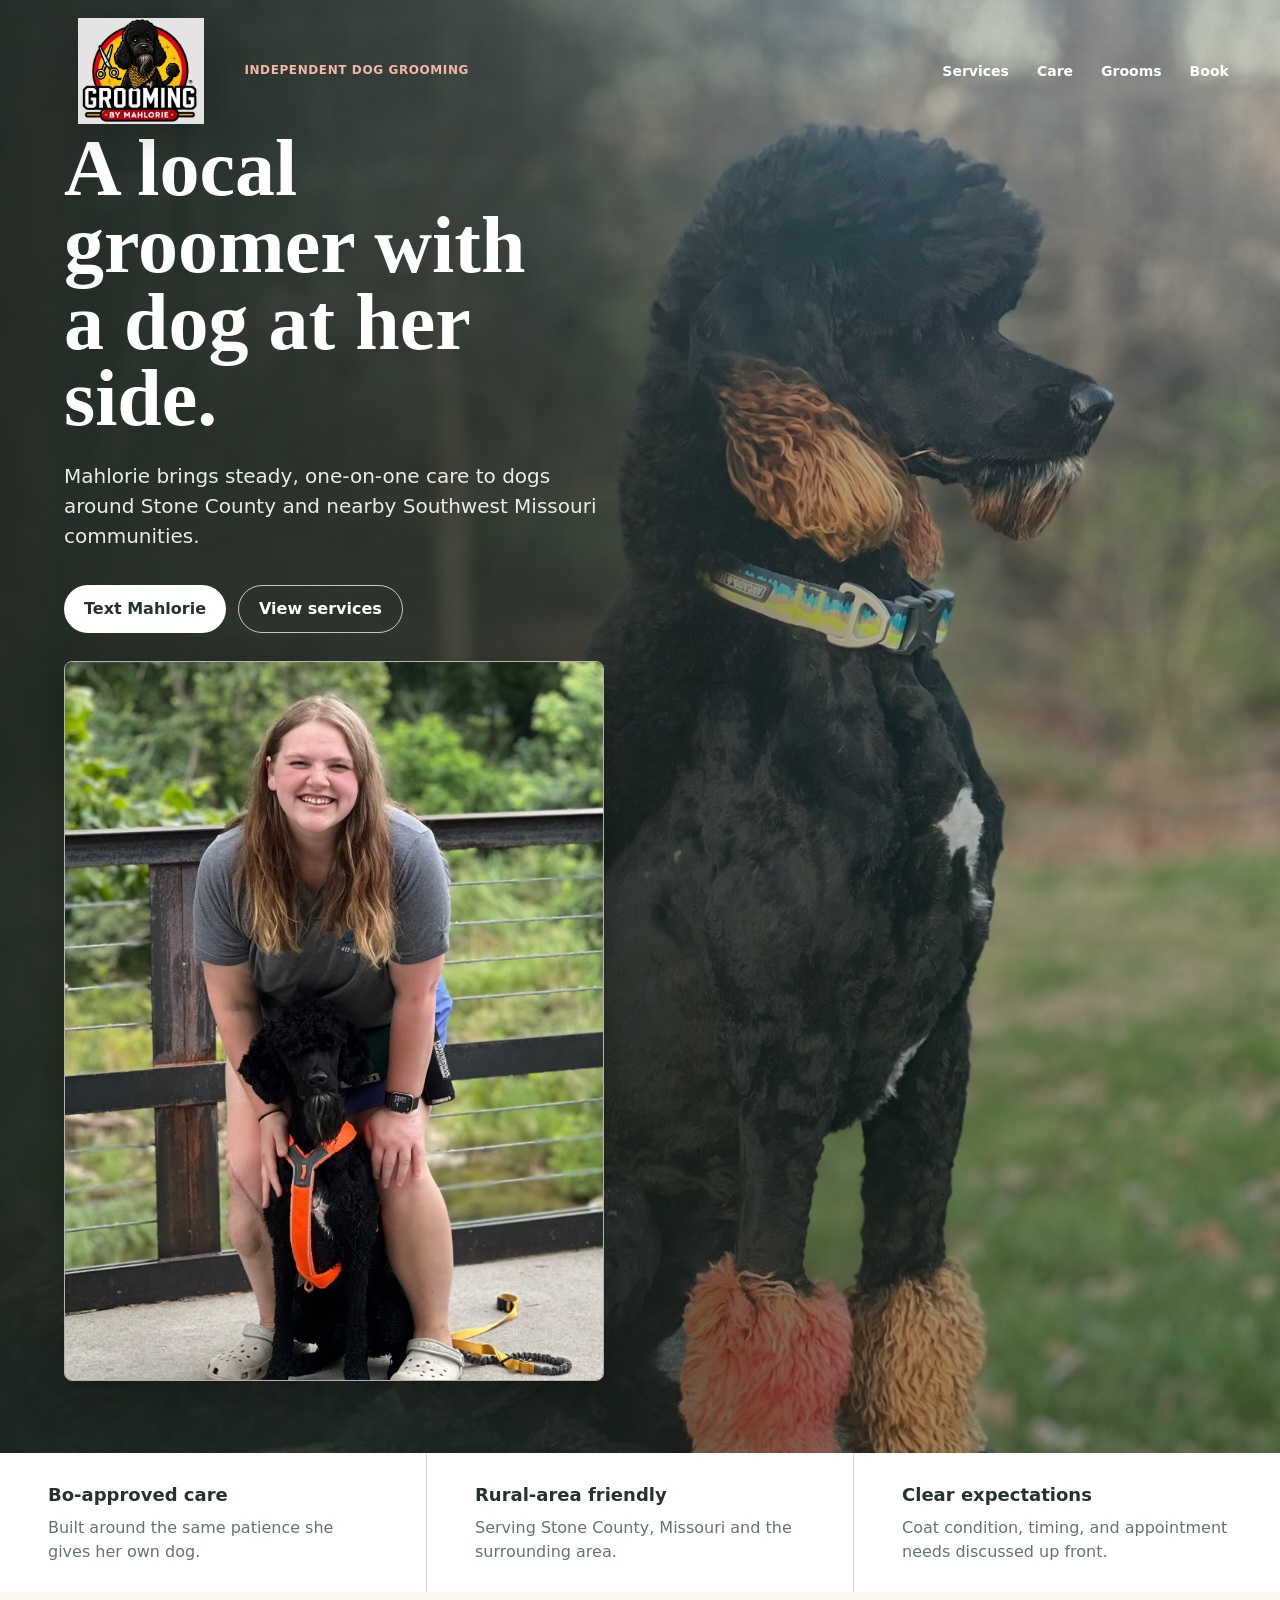
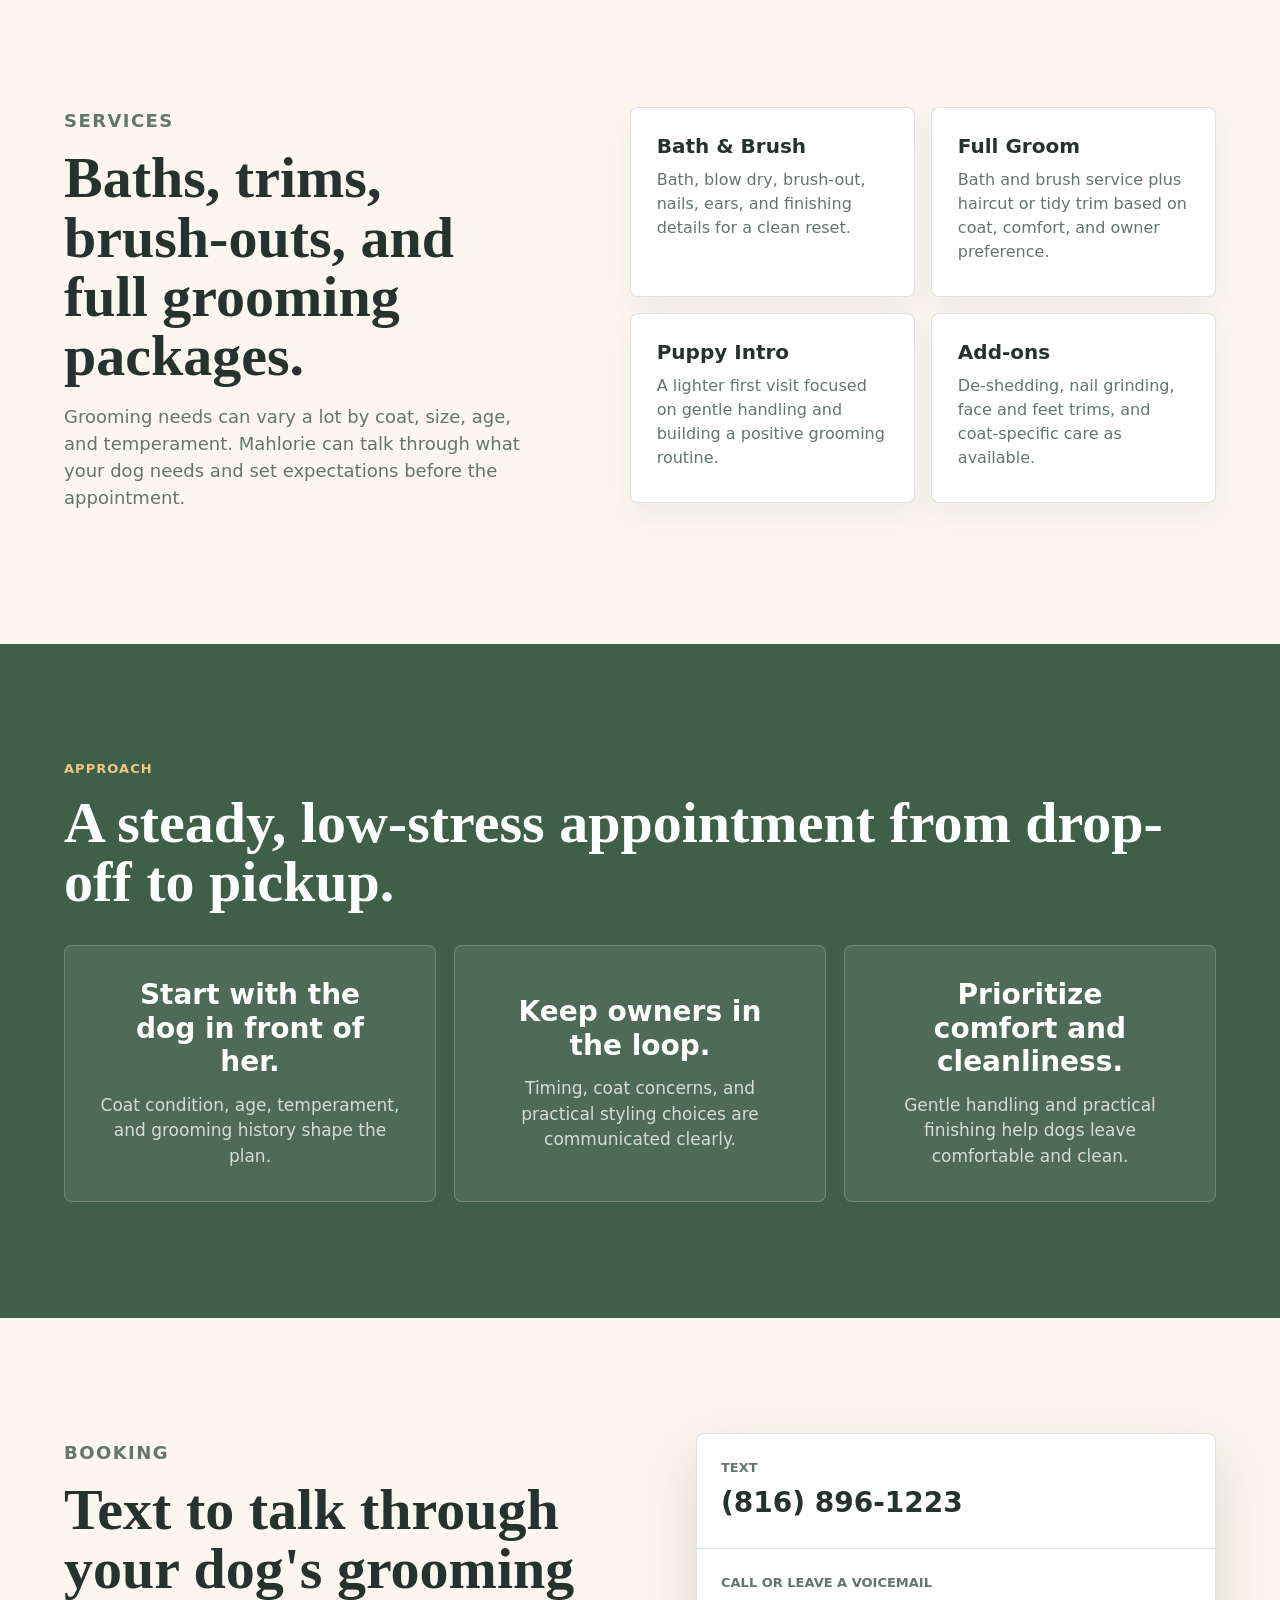
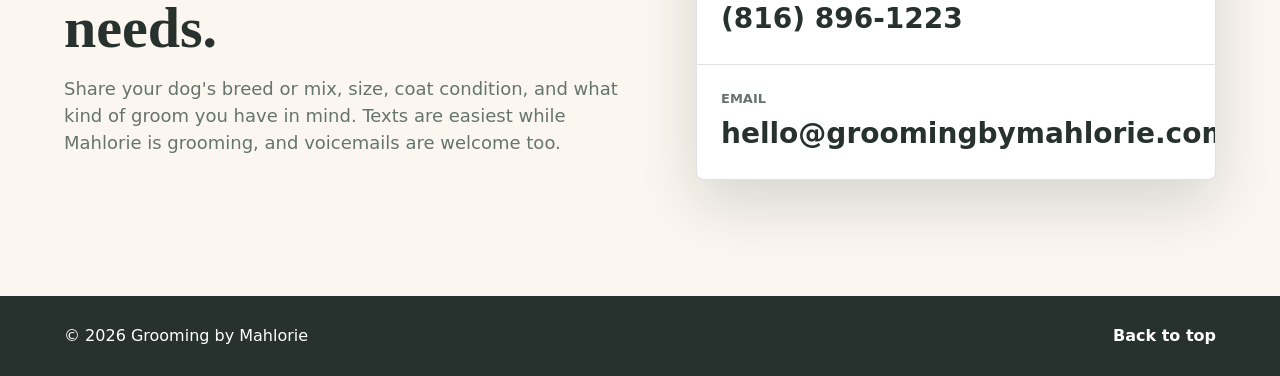
<file: index.html>
<!doctype html>
<html lang="en">
  <head>
    <meta charset="utf-8">
    <meta name="viewport" content="width=device-width, initial-scale=1">
    <title>Grooming by Mahlorie | Independent Dog Grooming</title>
    <meta
      name="description"
      content="Grooming by Mahlorie offers calm, one-on-one dog grooming for Stone County, Missouri and the surrounding Southwest Missouri area."
    >
    <link rel="preload" href="assets/photos/hero/bo-hero.jpeg" as="image">
    <link rel="stylesheet" href="styles.css">
  </head>
  <body>
    <header class="site-header" aria-label="Primary navigation">
      <a class="brand" href="#top" aria-label="Grooming by Mahlorie home">
        <img class="brand-logo" src="assets/photos/logo/ChatGPT Image Jun 24, 2026, 10_56_22 AM.png" alt="Grooming by Mahlorie" width="160" height="128">
        <span class="brand-tagline">Independent dog grooming</span>
      </a>
      <nav class="nav-links" aria-label="Site sections">
        <a href="#services">Services</a>
        <a href="#care">Care</a>
        <a href="gallery.html">Grooms</a>
        <a href="#contact">Book</a>
      </nav>
    </header>

    <main id="top">
      <section class="hero" aria-labelledby="hero-title">
        <img class="hero-image bo-hero-image" src="assets/photos/hero/bo-hero.jpeg" alt="Bo, a black doodle with tan ears and a white beard, sitting outdoors">
        <img class="hero-focus-image" src="assets/photos/hero/mahlorie-bo-hero.jpeg" alt="" aria-hidden="true">
        <div class="hero-overlay" aria-hidden="true"></div>
        <div class="hero-content">
          <h1 id="hero-title">A local groomer with a dog at her side.</h1>
          <p class="hero-copy">
            Mahlorie brings steady, one-on-one care to dogs around Stone County and nearby Southwest Missouri communities.
          </p>
          <div class="hero-actions">
            <a class="button primary" href="sms:+18168961223">Text Mahlorie</a>
            <a class="button secondary" href="#services">View services</a>
          </div>
          <img class="hero-inline-image" src="assets/photos/hero/mahlorie-bo-hero.jpeg" alt="Mahlorie smiling with Bo outdoors">
        </div>
      </section>

      <section class="intro" aria-label="Business highlights">
        <div>
          <strong>Bo-approved care</strong>
          <span>Built around the same patience she gives her own dog.</span>
        </div>
        <div>
          <strong>Rural-area friendly</strong>
          <span>Serving Stone County, Missouri and the surrounding area.</span>
        </div>
        <div>
          <strong>Clear expectations</strong>
          <span>Coat condition, timing, and appointment needs discussed up front.</span>
        </div>
      </section>

      <section class="section split" id="services" aria-labelledby="services-title">
        <div class="section-copy">
          <p class="eyebrow">Services</p>
          <h2 id="services-title">Baths, trims, brush-outs, and full grooming packages.</h2>
          <p>
            Grooming needs can vary a lot by coat, size, age, and temperament. Mahlorie can talk through
            what your dog needs and set expectations before the appointment.
          </p>
        </div>
        <div class="service-list" aria-label="Service options">
          <article>
            <h3>Bath & Brush</h3>
            <p>Bath, blow dry, brush-out, nails, ears, and finishing details for a clean reset.</p>
          </article>
          <article>
            <h3>Full Groom</h3>
            <p>Bath and brush service plus haircut or tidy trim based on coat, comfort, and owner preference.</p>
          </article>
          <article>
            <h3>Puppy Intro</h3>
            <p>A lighter first visit focused on gentle handling and building a positive grooming routine.</p>
          </article>
          <article>
            <h3>Add-ons</h3>
            <p>De-shedding, nail grinding, face and feet trims, and coat-specific care as available.</p>
          </article>
        </div>
      </section>

      <section class="section care-band" id="care" aria-labelledby="care-title">
        <div>
          <p class="eyebrow">Approach</p>
          <h2 id="care-title">A steady, low-stress appointment from drop-off to pickup.</h2>
        </div>
        <div class="care-grid">
          <article>
            <h3>Start with the dog in front of her.</h3>
            <p>Coat condition, age, temperament, and grooming history shape the plan.</p>
          </article>
          <article>
            <h3>Keep owners in the loop.</h3>
            <p>Timing, coat concerns, and practical styling choices are communicated clearly.</p>
          </article>
          <article>
            <h3>Prioritize comfort and cleanliness.</h3>
            <p>Gentle handling and practical finishing help dogs leave comfortable and clean.</p>
          </article>
        </div>
      </section>

      <section class="section contact-section" id="contact" aria-labelledby="contact-title">
        <div class="contact-copy">
          <p class="eyebrow">Booking</p>
          <h2 id="contact-title">Text to talk through your dog's grooming needs.</h2>
          <p>
            Share your dog's breed or mix, size, coat condition, and what kind of groom you have in mind.
            Texts are easiest while Mahlorie is grooming, and voicemails are welcome too.
          </p>
        </div>
        <div class="contact-panel">
          <a class="contact-link" href="sms:+18168961223">
            <span>Text</span>
            <strong>(816) 896-1223</strong>
          </a>
          <a class="contact-link" href="tel:+18168961223">
            <span>Call or leave a voicemail</span>
            <strong>(816) 896-1223</strong>
          </a>
          <a class="contact-link" href="mailto:hello@groomingbymahlorie.com">
            <span>Email</span>
            <strong>hello@groomingbymahlorie.com</strong>
          </a>
        </div>
      </section>
    </main>

    <footer class="site-footer">
      <span>&copy; <span id="year"></span> Grooming by Mahlorie</span>
      <a href="#top">Back to top</a>
    </footer>

    <script src="script.js"></script>
  </body>
</html>
</file>
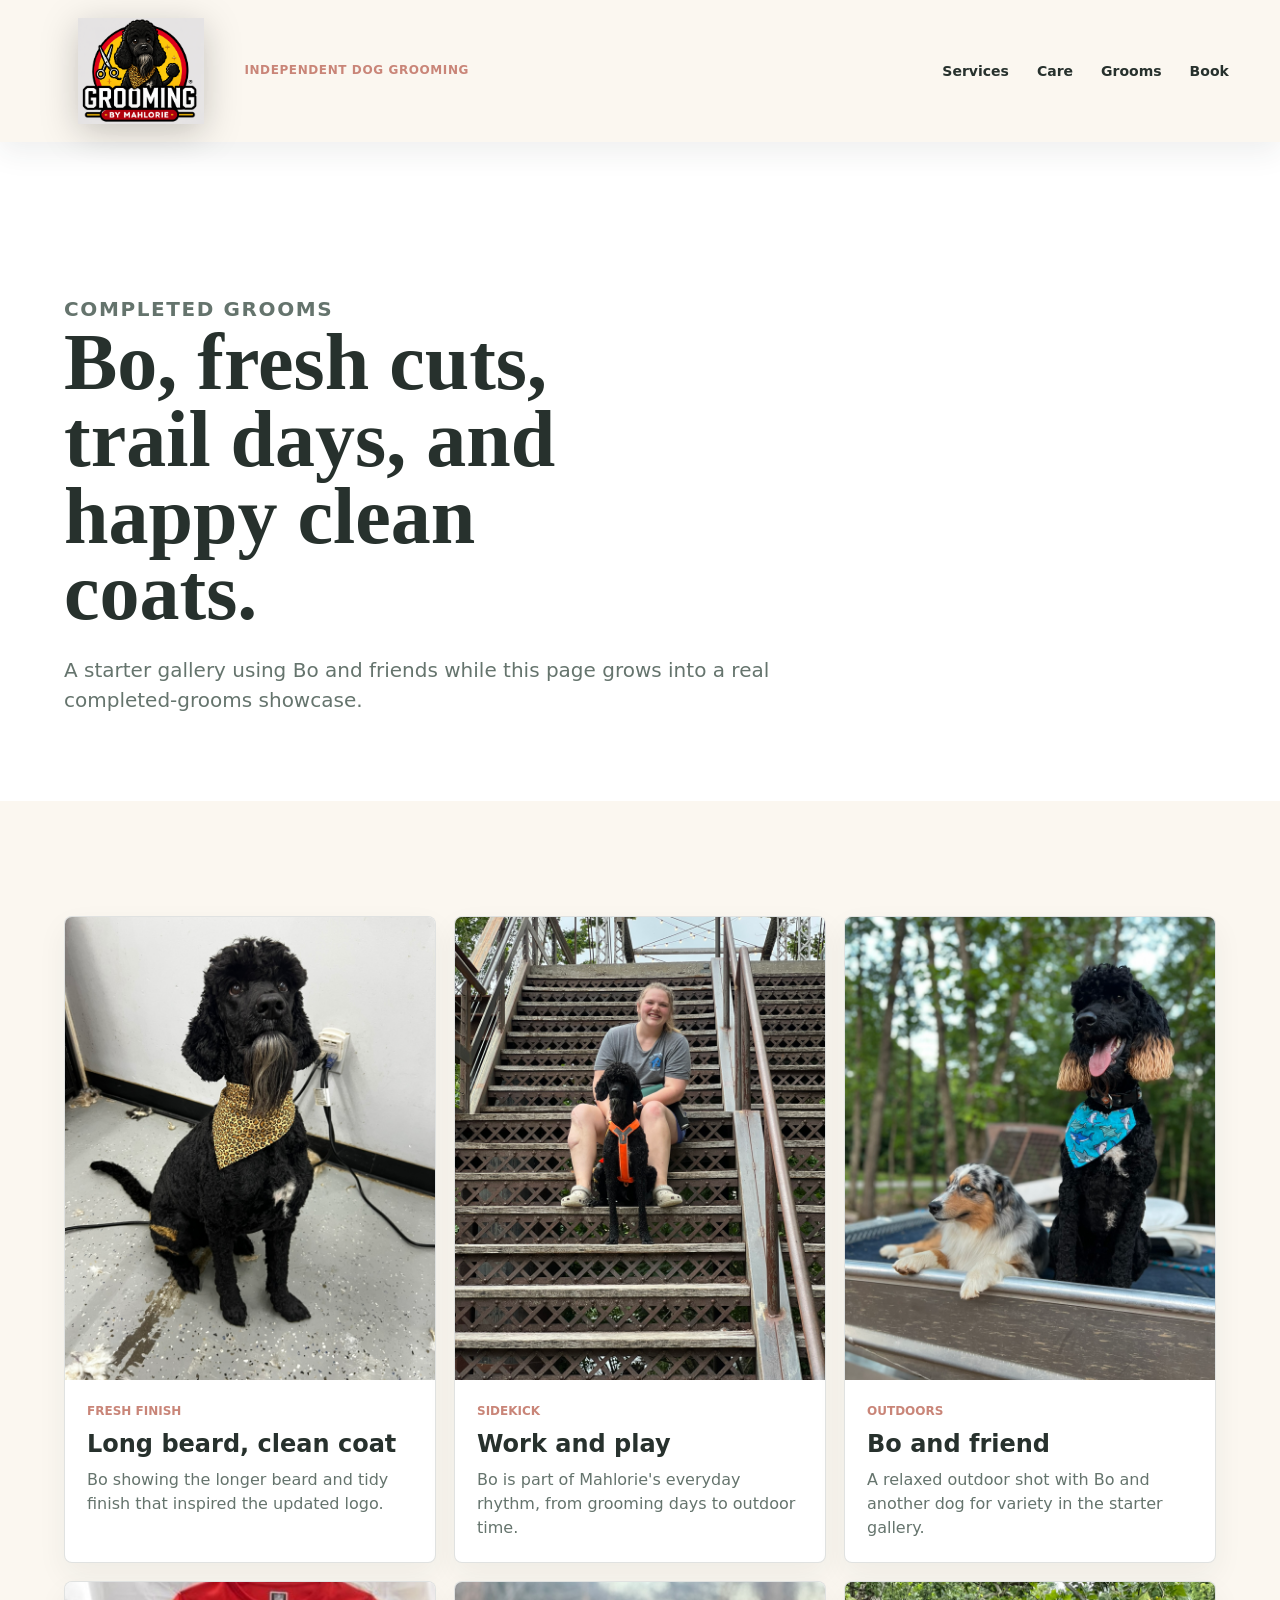
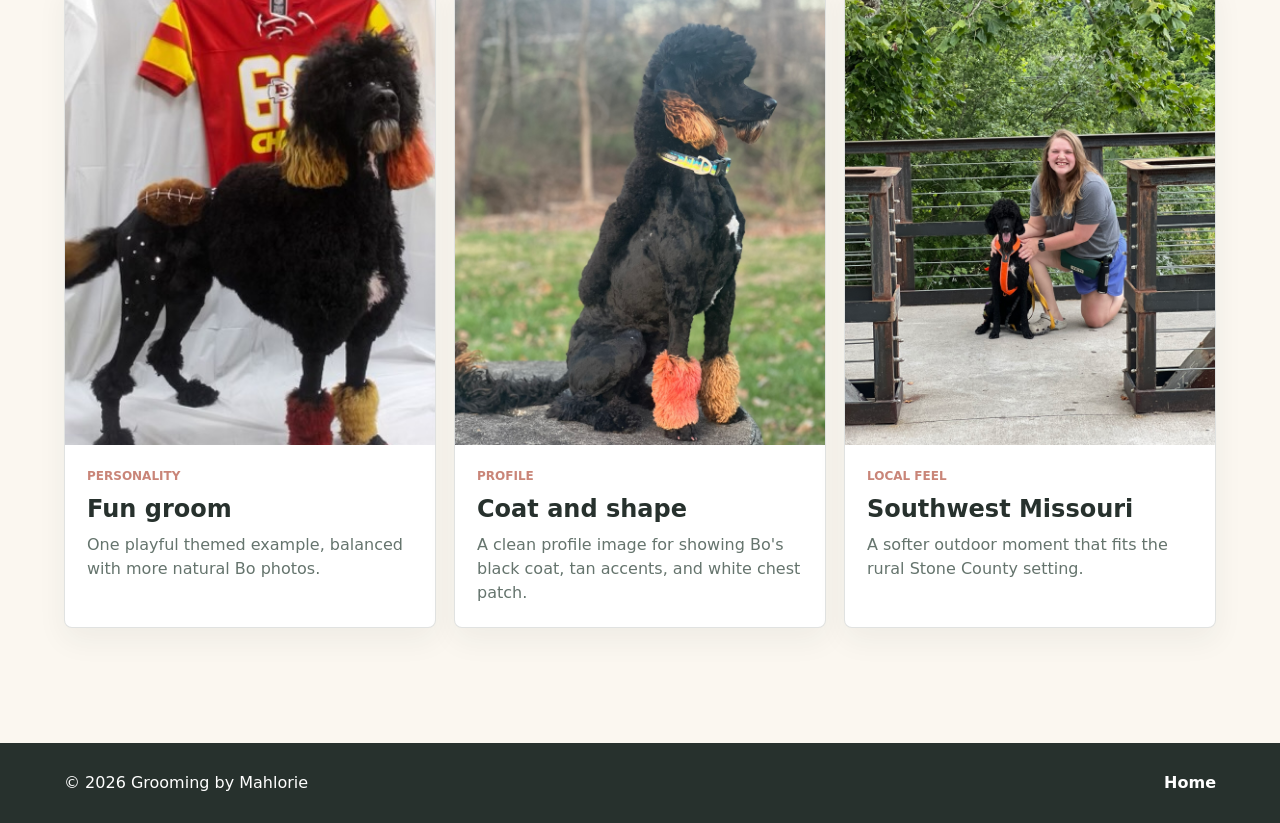
<file: gallery.html>
<!doctype html>
<html lang="en">
  <head>
    <meta charset="utf-8">
    <meta name="viewport" content="width=device-width, initial-scale=1">
    <title>Completed Grooms | Grooming by Mahlorie</title>
    <meta
      name="description"
      content="A future gallery for completed dog grooms by Grooming by Mahlorie in Stone County, Missouri."
    >
    <link rel="stylesheet" href="styles.css">
  </head>
  <body>
    <header class="site-header page-header-nav" aria-label="Primary navigation">
      <a class="brand" href="index.html" aria-label="Grooming by Mahlorie home">
        <img class="brand-logo" src="assets/photos/logo/ChatGPT Image Jun 24, 2026, 10_56_22 AM.png" alt="Grooming by Mahlorie" width="160" height="128">
        <span class="brand-tagline">Independent dog grooming</span>
      </a>
      <nav class="nav-links" aria-label="Site sections">
        <a href="index.html#services">Services</a>
        <a href="index.html#care">Care</a>
        <a href="gallery.html">Grooms</a>
        <a href="index.html#contact">Book</a>
      </nav>
    </header>

    <main>
      <section class="page-hero" aria-labelledby="gallery-title">
        <p class="eyebrow">Completed grooms</p>
        <h1 id="gallery-title">Bo, fresh cuts, trail days, and happy clean coats.</h1>
        <p>
          A starter gallery using Bo and friends while this page grows into a real completed-grooms
          showcase.
        </p>
      </section>

      <section class="section gallery-section" aria-label="Future groom gallery">
        <article class="gallery-card">
          <img src="assets/photos/grooms/bo-leopard-bandana.jpeg" alt="Bo sitting after a fresh groom with a leopard bandana">
          <div>
            <span>Fresh finish</span>
            <h2>Long beard, clean coat</h2>
            <p>Bo showing the longer beard and tidy finish that inspired the updated logo.</p>
          </div>
        </article>
        <article class="gallery-card">
          <img src="assets/photos/grooms/mahlorie-bo-stairs.jpeg" alt="Mahlorie sitting with Bo on outdoor stairs">
          <div>
            <span>Sidekick</span>
            <h2>Work and play</h2>
            <p>Bo is part of Mahlorie's everyday rhythm, from grooming days to outdoor time.</p>
          </div>
        </article>
        <article class="gallery-card">
          <img src="assets/photos/grooms/bo-with-friend.jpeg" alt="Bo standing beside another dog outdoors">
          <div>
            <span>Outdoors</span>
            <h2>Bo and friend</h2>
            <p>A relaxed outdoor shot with Bo and another dog for variety in the starter gallery.</p>
          </div>
        </article>
        <article class="gallery-card">
          <img src="assets/photos/grooms/bo-chiefs-side.jpeg" alt="Bo standing in a playful football-themed groom">
          <div>
            <span>Personality</span>
            <h2>Fun groom</h2>
            <p>One playful themed example, balanced with more natural Bo photos.</p>
          </div>
        </article>
        <article class="gallery-card">
          <img src="assets/photos/grooms/bo-profile.jpeg" alt="Bo, a black doodle with tan ears, sitting outdoors">
          <div>
            <span>Profile</span>
            <h2>Coat and shape</h2>
            <p>A clean profile image for showing Bo's black coat, tan accents, and white chest patch.</p>
          </div>
        </article>
        <article class="gallery-card">
          <img src="assets/photos/grooms/mahlorie-bo-bridge.jpeg" alt="Mahlorie kneeling beside Bo outdoors on a bridge">
          <div>
            <span>Local feel</span>
            <h2>Southwest Missouri</h2>
            <p>A softer outdoor moment that fits the rural Stone County setting.</p>
          </div>
        </article>
      </section>
    </main>

    <footer class="site-footer">
      <span>&copy; <span id="year"></span> Grooming by Mahlorie</span>
      <a href="index.html">Home</a>
    </footer>

    <script src="script.js"></script>
  </body>
</html>
</file>
<file: styles.css>
:root {
  --ink: #27312d;
  --muted: #65746d;
  --paper: #fbf7f0;
  --panel: #ffffff;
  --sage: #708b75;
  --sage-dark: #405f49;
  --rose: #c98578;
  --gold: #d0a85f;
  --line: rgba(39, 49, 45, 0.14);
  --shadow: 0 24px 60px rgba(28, 39, 33, 0.16);
}

* {
  box-sizing: border-box;
}

html {
  scroll-behavior: smooth;
}

body {
  margin: 0;
  color: var(--ink);
  background: var(--paper);
  font-family: Inter, ui-sans-serif, system-ui, -apple-system, BlinkMacSystemFont, "Segoe UI", sans-serif;
  line-height: 1.5;
}

a {
  color: inherit;
}

.site-header {
  position: fixed;
  z-index: 10;
  top: 0;
  left: 0;
  right: 0;
  display: flex;
  align-items: center;
  justify-content: space-between;
  gap: 24px;
  padding: 18px clamp(18px, 4vw, 56px);
  color: #fff;
  transition: background 180ms ease, color 180ms ease, box-shadow 180ms ease;
}

.site-header.scrolled {
  color: var(--ink);
  background: rgba(251, 247, 240, 0.94);
  box-shadow: 0 10px 28px rgba(39, 49, 45, 0.08);
  backdrop-filter: blur(14px);
}

.page-header-nav {
  position: sticky;
  color: var(--ink);
  background: rgba(251, 247, 240, 0.96);
  box-shadow: 0 10px 28px rgba(39, 49, 45, 0.08);
}

.brand {
  display: inline-flex;
  align-items: center;
  gap: 14px;
  min-width: 0;
  text-decoration: none;
}

.brand-logo {
  display: block;
  width: clamp(118px, 14vw, 184px);
  height: auto;
  max-height: 106px;
  object-fit: contain;
  filter: drop-shadow(0 8px 18px rgba(0, 0, 0, 0.22));
}

.brand-tagline {
  flex-shrink: 0;
  max-width: none;
  white-space: nowrap;
  color: #f3b7a8;
  font-size: 12px;
  font-weight: 900;
  letter-spacing: 0.05em;
  line-height: 1.15;
  text-transform: uppercase;
}

.page-header-nav .brand-tagline,
.site-header.scrolled .brand-tagline {
  color: var(--rose);
}

.nav-links {
  display: flex;
  gap: clamp(12px, 3vw, 28px);
  font-size: 14px;
  font-weight: 700;
}

.nav-links a {
  text-decoration: none;
}

.hero {
  position: relative;
  display: grid;
  min-height: 88svh;
  overflow: hidden;
  align-items: center;
  padding: 120px clamp(18px, 5vw, 72px) 72px;
}

.hero-image,
.hero-focus-image,
.hero-overlay {
  position: absolute;
}

.hero-image,
.hero-overlay {
  inset: 0;
}

.hero-image {
  width: 100%;
  height: 100%;
  object-fit: cover;
}

.bo-hero-image {
  object-position: 68% 28%;
}

.hero-focus-image {
  display: none;
}

.hero-overlay {
  z-index: 2;
  background:
    linear-gradient(90deg, rgba(28, 37, 31, 0.92) 0%, rgba(28, 37, 31, 0.72) 39%, rgba(28, 37, 31, 0.16) 72%),
    linear-gradient(0deg, rgba(28, 37, 31, 0.34), rgba(28, 37, 31, 0.04));
}

.hero-content {
  z-index: 3;
  position: relative;
  max-width: 690px;
  margin-top: 10px;
  color: #fff;
}

.eyebrow {
  margin: 0 0 14px;
  color: var(--rose);
  font-size: 13px;
  font-weight: 900;
  letter-spacing: 0.08em;
  text-transform: uppercase;
}

.hero .eyebrow {
  color: #f3b7a8;
}

h1,
h2,
h3,
p {
  overflow-wrap: anywhere;
}

h1 {
  margin: 0;
  max-width: 12ch;
  font-family: Georgia, "Times New Roman", serif;
  font-size: clamp(42px, 7.3vw, 80px);
  line-height: 0.96;
  letter-spacing: 0;
}

h2 {
  margin: 0;
  font-family: Georgia, "Times New Roman", serif;
  font-size: clamp(34px, 5vw, 58px);
  line-height: 1.02;
  letter-spacing: 0;
}

h3 {
  margin: 0 0 10px;
  font-size: 20px;
  line-height: 1.2;
}

.hero-copy {
  max-width: 540px;
  margin: 24px 0 0;
  color: rgba(255, 255, 255, 0.9);
  font-size: 20px;
}

.hero-actions {
  display: flex;
  flex-wrap: wrap;
  gap: 12px;
  margin-top: 34px;
}

.hero-inline-image {
  display: block;
  width: min(100%, 540px);
  aspect-ratio: 3 / 4;
  margin-top: 28px;
  border: 1px solid rgba(255, 255, 255, 0.64);
  border-radius: 8px;
  object-fit: cover;
  object-position: center center;
  box-shadow: 0 18px 40px rgba(0, 0, 0, 0.28);
}

.button {
  display: inline-flex;
  min-height: 48px;
  align-items: center;
  justify-content: center;
  border-radius: 999px;
  padding: 0 20px;
  font-weight: 900;
  text-decoration: none;
}

.button.primary {
  color: #26312d;
  background: #fff;
}

.button.secondary {
  border: 1px solid rgba(255, 255, 255, 0.72);
  color: #fff;
}

.intro {
  display: grid;
  grid-template-columns: repeat(3, 1fr);
  gap: 1px;
  background: var(--line);
}

.intro div {
  display: grid;
  gap: 8px;
  min-height: 138px;
  align-content: center;
  padding: 28px clamp(18px, 4vw, 48px);
  background: var(--panel);
}

.intro strong {
  font-size: 18px;
}

.intro span {
  color: var(--muted);
}

.section {
  padding: clamp(64px, 9vw, 120px) clamp(18px, 5vw, 72px);
}

.split {
  display: grid;
  grid-template-columns: minmax(0, 0.9fr) minmax(320px, 1.1fr);
  gap: clamp(34px, 7vw, 86px);
  align-items: start;
}

.section-copy {
  position: sticky;
  top: 110px;
}

.section-copy p,
.contact-copy p {
  max-width: 620px;
  color: var(--muted);
  font-size: 18px;
}

.service-list {
  display: grid;
  grid-template-columns: repeat(2, minmax(0, 1fr));
  gap: 16px;
}

.service-list article {
  min-height: 190px;
  padding: 26px;
  border: 1px solid var(--line);
  border-radius: 8px;
  background: #fff;
  box-shadow: 0 12px 30px rgba(39, 49, 45, 0.06);
}

.service-list p,
.care-grid p {
  margin: 0;
  color: var(--muted);
}

.care-band {
  color: #fff;
  background: var(--sage-dark);
}

.care-band .eyebrow {
  color: #f0c87d;
}

.care-grid {
  display: grid;
  grid-template-columns: repeat(3, minmax(0, 1fr));
  gap: 18px;
  margin-top: 34px;
}

.care-grid article {
  display: grid;
  min-height: 210px;
  align-content: center;
  justify-items: center;
  padding: 32px;
  border: 1px solid rgba(255, 255, 255, 0.2);
  border-radius: 8px;
  background: rgba(255, 255, 255, 0.08);
  text-align: center;
}

.care-grid h3 {
  max-width: 13ch;
  margin-bottom: 14px;
  font-size: clamp(22px, 2.2vw, 28px);
}

.care-grid p {
  max-width: 28ch;
  color: rgba(255, 255, 255, 0.76);
  font-size: 17px;
}

.contact-section {
  display: grid;
  grid-template-columns: minmax(0, 1fr) minmax(320px, 520px);
  gap: clamp(28px, 6vw, 74px);
  align-items: center;
}

.contact-panel {
  display: grid;
  overflow: hidden;
  border: 1px solid var(--line);
  border-radius: 8px;
  background: #fff;
  box-shadow: var(--shadow);
}

.contact-link {
  display: grid;
  gap: 5px;
  padding: 24px;
  text-decoration: none;
}

.contact-link + .contact-link {
  border-top: 1px solid var(--line);
}

.contact-link span {
  color: var(--muted);
  font-size: 13px;
  font-weight: 900;
  text-transform: uppercase;
}

.contact-link strong {
  font-size: clamp(20px, 3vw, 28px);
}

.page-hero {
  padding: clamp(78px, 10vw, 132px) clamp(18px, 5vw, 72px) clamp(48px, 7vw, 86px);
  background: #fff;
}

.page-hero h1 {
  max-width: 13ch;
  color: var(--ink);
}

.page-hero p {
  max-width: 720px;
  margin: 24px 0 0;
  color: var(--muted);
  font-size: 20px;
}

.gallery-section {
  display: grid;
  grid-template-columns: repeat(3, minmax(0, 1fr));
  gap: 18px;
}

.gallery-card {
  overflow: hidden;
  border: 1px solid var(--line);
  border-radius: 8px;
  background: #fff;
  box-shadow: 0 12px 30px rgba(39, 49, 45, 0.06);
}

.gallery-card img {
  display: block;
  width: 100%;
  aspect-ratio: 4 / 5;
  object-fit: cover;
  object-position: center;
}

.gallery-card div {
  padding: 22px;
}

.gallery-card span {
  display: block;
  margin-bottom: 10px;
  color: var(--rose);
  font-size: 12px;
  font-weight: 900;
  text-transform: uppercase;
}

.gallery-card h2 {
  margin: 0 0 10px;
  font-family: Inter, ui-sans-serif, system-ui, -apple-system, BlinkMacSystemFont, "Segoe UI", sans-serif;
  font-size: 24px;
  line-height: 1.18;
}

.gallery-card p {
  margin: 0;
  color: var(--muted);
}

.site-footer {
  display: flex;
  justify-content: space-between;
  gap: 18px;
  padding: 28px clamp(18px, 5vw, 72px);
  color: #fff;
  background: var(--ink);
}

.site-footer a {
  font-weight: 800;
  text-decoration: none;
}

@media (max-width: 820px) {
  .site-header {
    align-items: flex-start;
  }

  .brand span:last-child {
    max-width: 170px;
  }

  .nav-links {
    gap: 12px;
  }

  .hero {
    min-height: 84svh;
  }

  .hero-overlay {
    background: linear-gradient(90deg, rgba(28, 37, 31, 0.92), rgba(28, 37, 31, 0.55));
  }

  .bo-hero-image {
    object-position: 58% 50%;
  }

  .hero-inline-image {
    width: min(78vw, 220px);
    object-position: center center;
  }

  h1 {
    max-width: 10ch;
  }

  .intro,
  .split,
  .service-list,
  .care-grid,
  .contact-section,
  .gallery-section {
    grid-template-columns: 1fr;
  }

  .section-copy {
    position: static;
  }
}

@media (max-width: 560px) {
  .site-header {
    padding: 14px 16px;
  }

  .brand-logo {
    width: 112px;
    max-height: 86px;
  }

  .brand-tagline {
    font-size: 10px;
    letter-spacing: 0.04em;
  }

  .nav-links {
    display: none;
  }

  .hero {
    padding: 154px 18px 54px;
  }

  .hero-copy {
    font-size: 18px;
  }

  .button {
    width: 100%;
  }

  .intro div,
  .section,
  .service-list article,
  .care-grid article,
  .gallery-card div,
  .contact-link {
    padding-left: 18px;
    padding-right: 18px;
  }

  .site-footer {
    flex-direction: column;
  }
}
</file>
